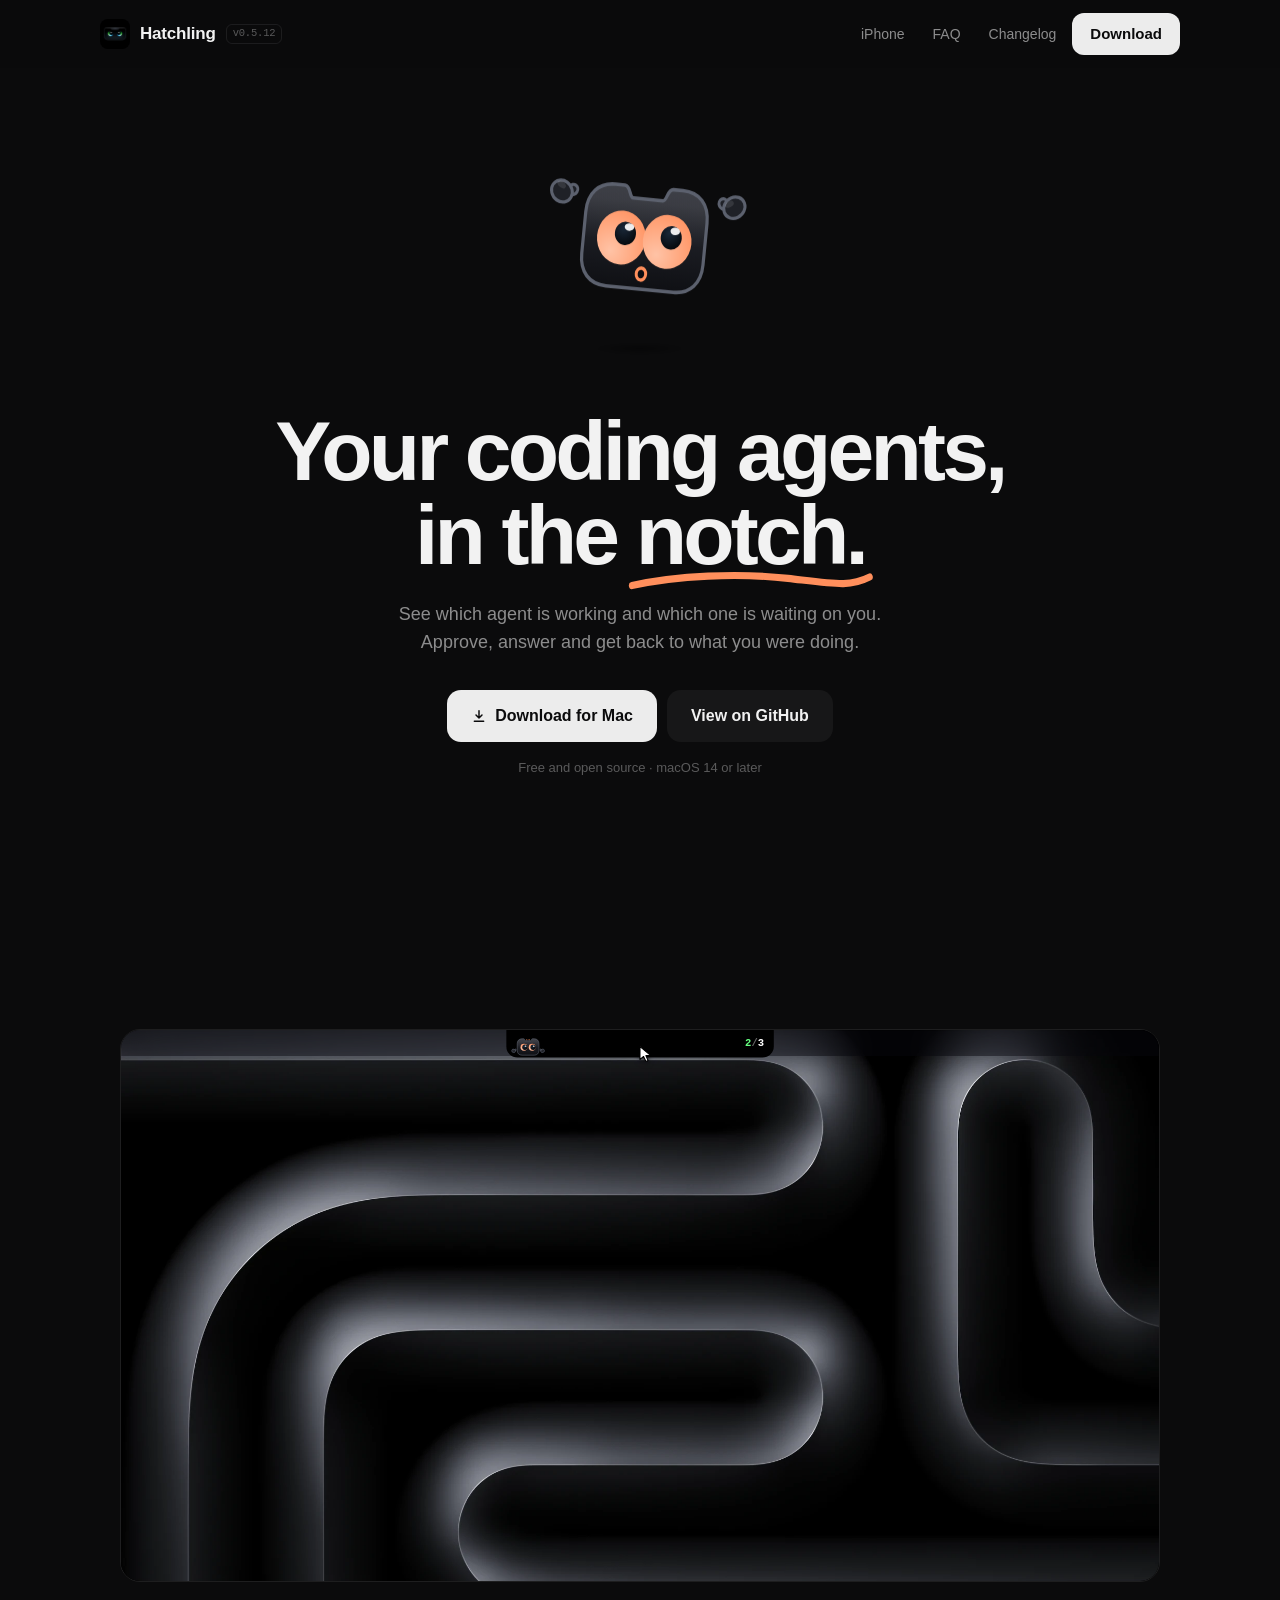
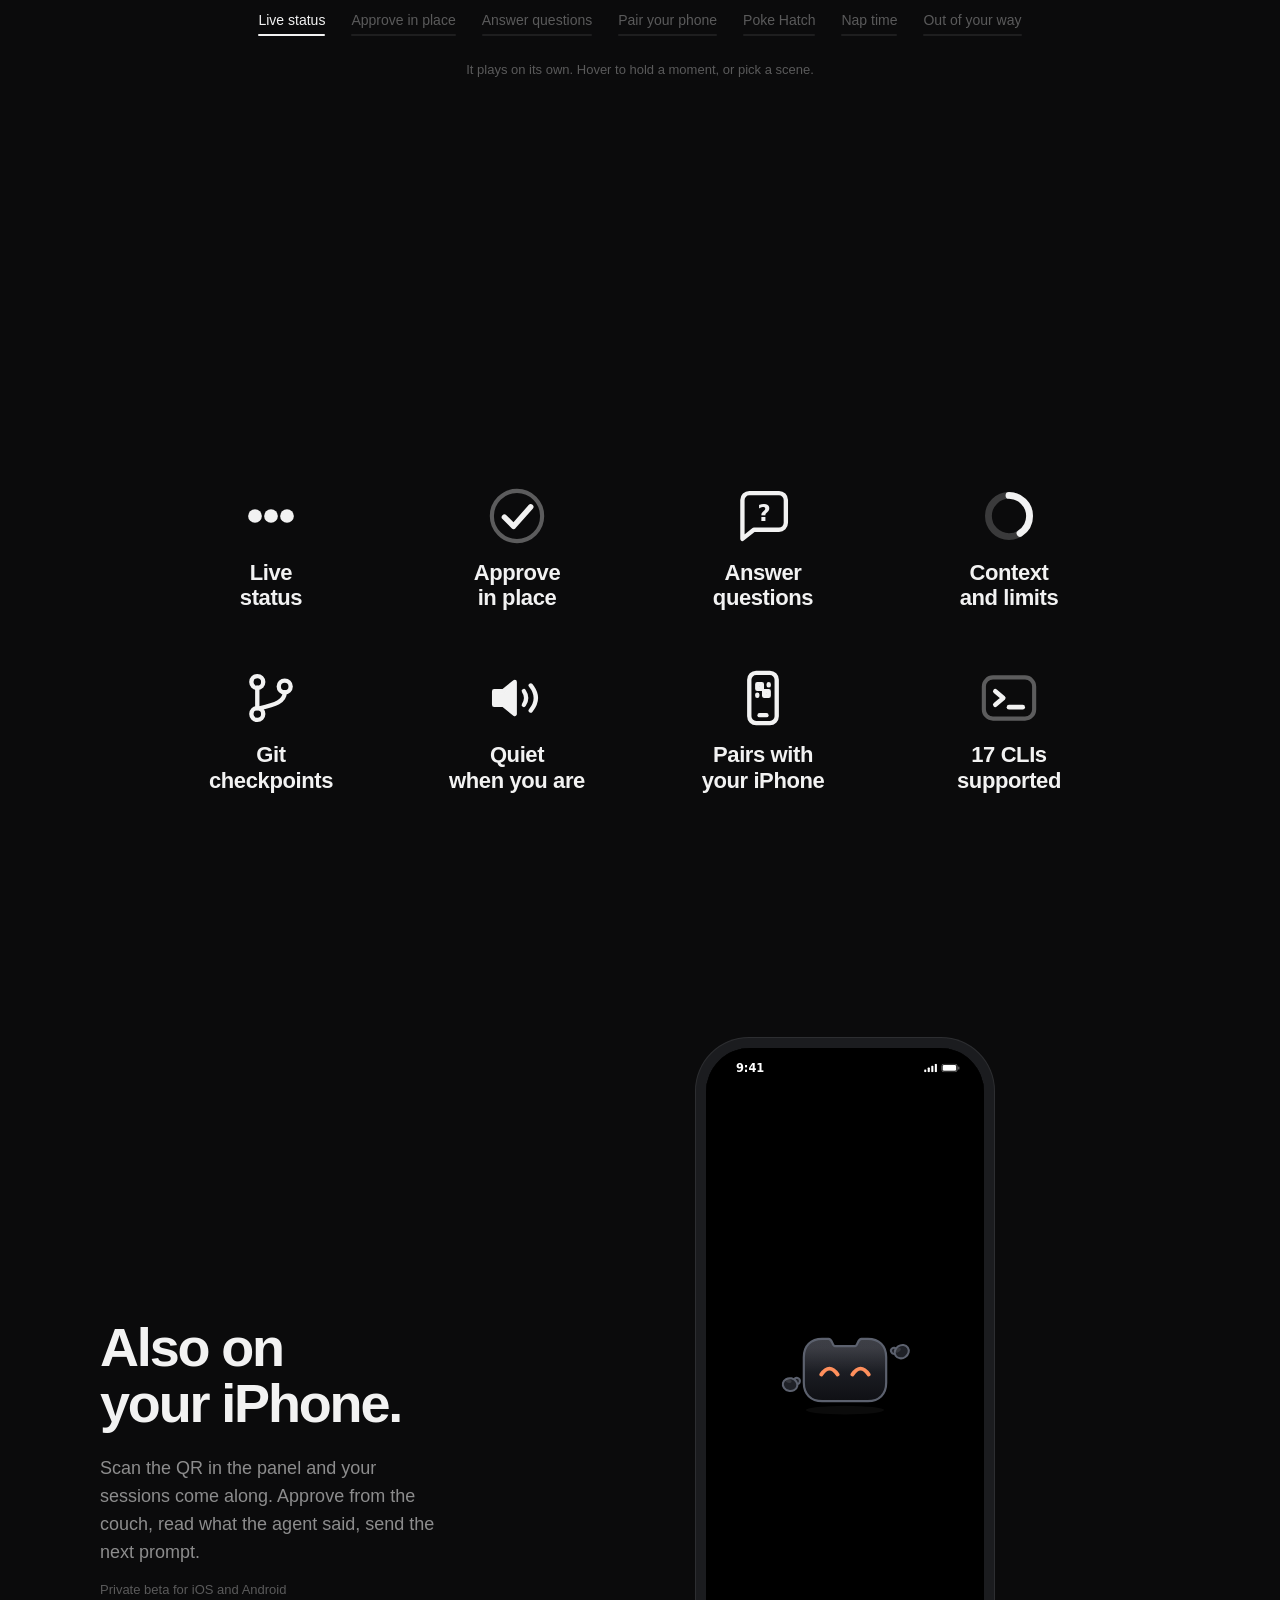
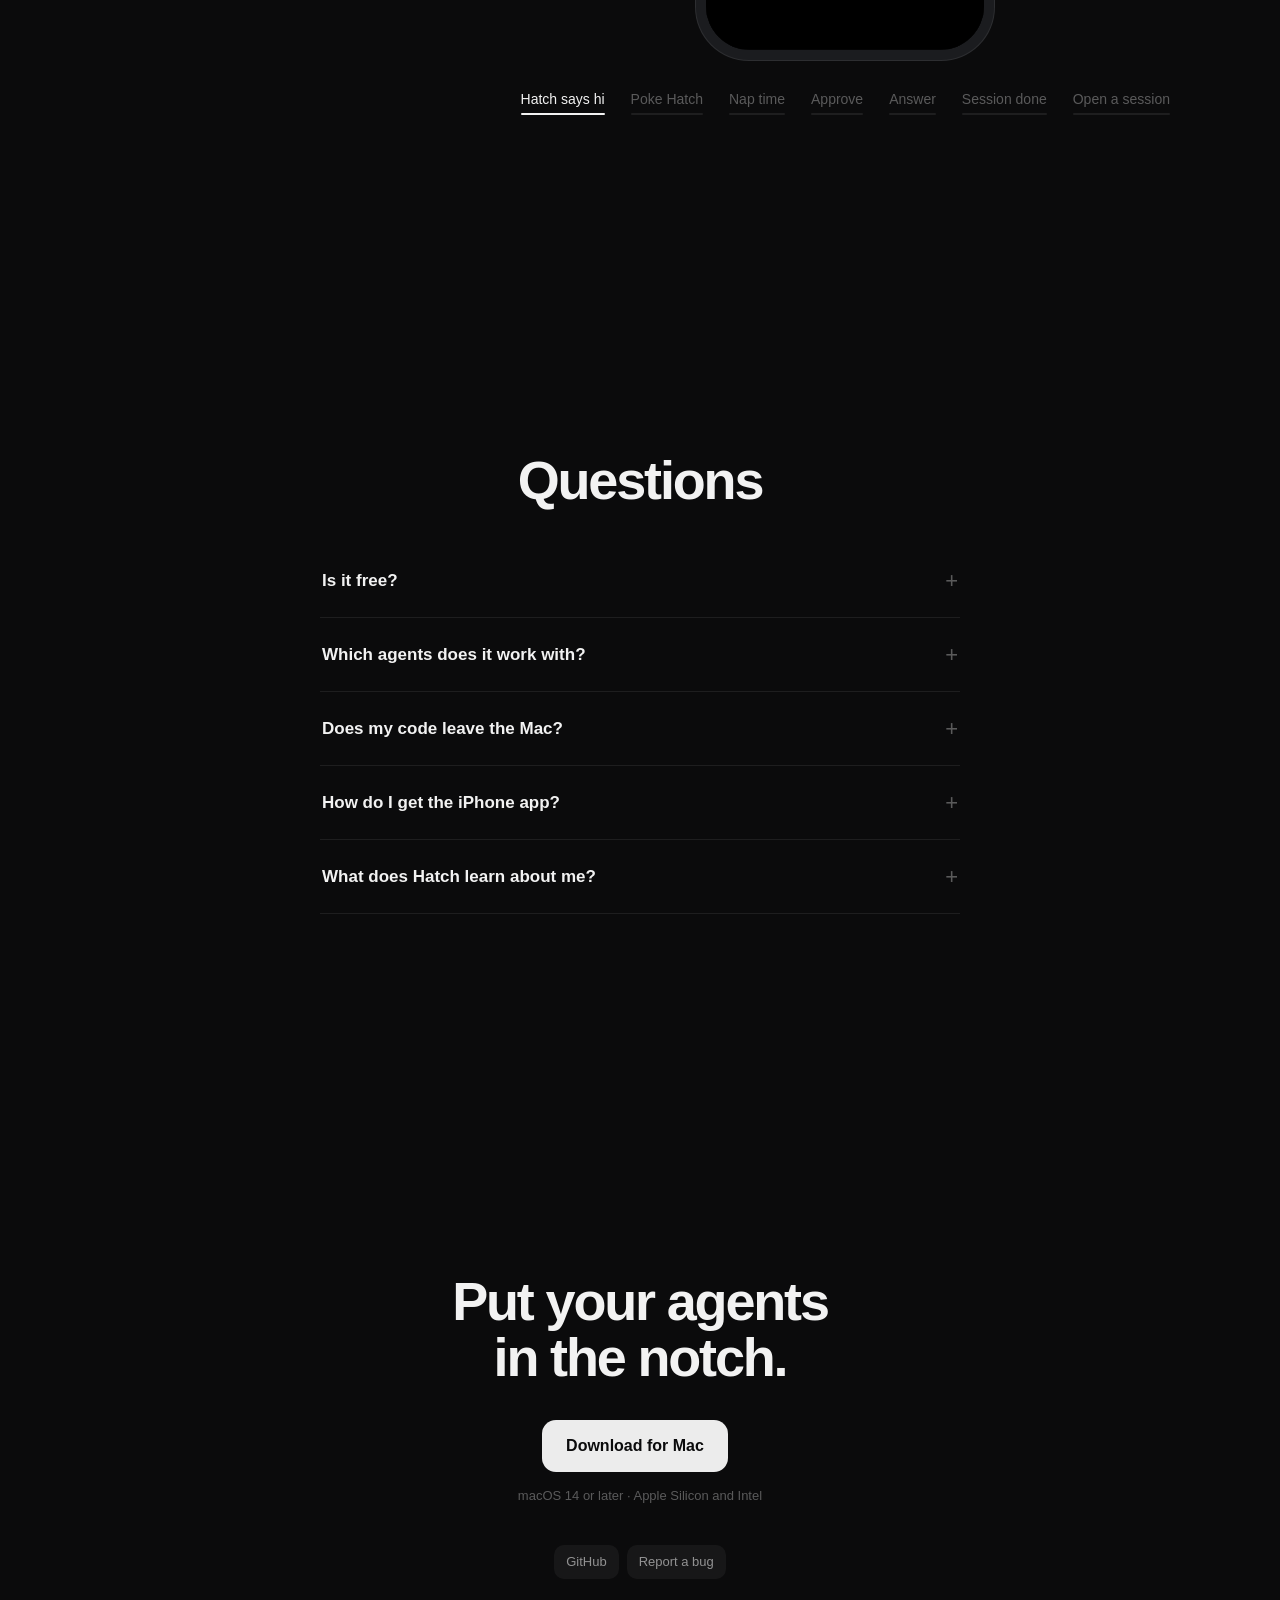
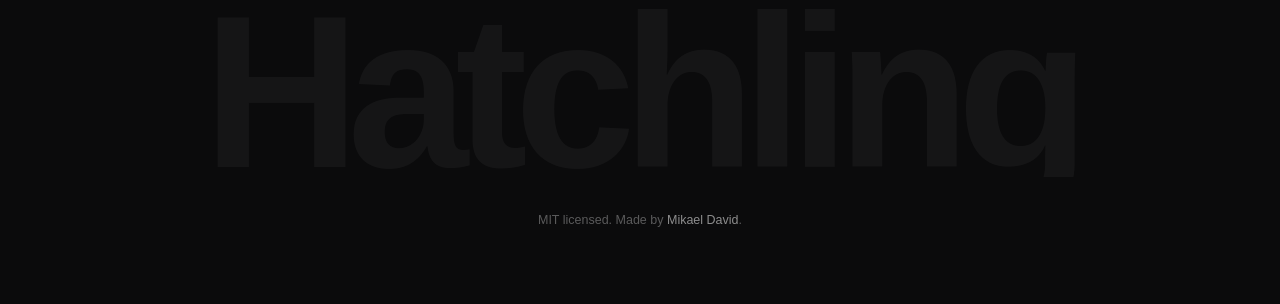
<file: landing/index.html>
<!doctype html>
<html lang="en">
<head>
<meta charset="utf-8">
<meta name="viewport" content="width=device-width, initial-scale=1">
<title>Hatchling: your coding agents, in the notch</title>
<meta name="description" content="A free Mac app that puts Claude Code, Codex and 15 other coding CLIs in your notch. See who is working, approve what they ask, answer their questions. Now with an iPhone companion.">
<link rel="canonical" href="https://hatchling.mikaeldavid.dev/">
<meta property="og:type" content="website">
<meta property="og:site_name" content="Hatchling">
<meta property="og:url" content="https://hatchling.mikaeldavid.dev/">
<meta property="og:title" content="Hatchling: your coding agents, in the notch">
<meta property="og:description" content="Claude Code, Codex and 15 more, right in your Mac's notch. See who is working, approve what they ask, answer their questions. Free and open source.">
<meta property="og:image" content="https://hatchling.mikaeldavid.dev/og.png">
<meta property="og:image:type" content="image/png">
<meta property="og:image:width" content="1200">
<meta property="og:image:height" content="630">
<meta property="og:image:alt" content="Hatch, the Hatchling mascot, next to the line: Your coding agents, in the notch.">
<meta property="og:locale" content="en_US">
<meta name="twitter:card" content="summary_large_image">
<meta name="twitter:title" content="Hatchling: your coding agents, in the notch">
<meta name="twitter:description" content="Claude Code, Codex and 15 more, right in your Mac's notch. Free and open source.">
<meta name="twitter:image" content="https://hatchling.mikaeldavid.dev/og.png">
<meta name="twitter:image:alt" content="Hatch, the Hatchling mascot, next to the line: Your coding agents, in the notch.">
<meta name="theme-color" content="#0b0b0c">
<link rel="icon" href="icon.png">
<link rel="apple-touch-icon" href="icon.png">
<style>
  :root{
    --bg:#0b0b0c;
    --ink:#f2f2f2;
    --muted:rgba(242,242,242,.56);
    --faint:rgba(242,242,242,.34);
    --line:rgba(255,255,255,.08);
    --raised:rgba(255,255,255,.05);
    --primary:#ececec;
    --hatch:#ff8f5c;
    --stroke:var(--line);--stroke-strong:rgba(255,255,255,.16);--dimmer:var(--faint);
    --sans:-apple-system,BlinkMacSystemFont,"SF Pro Display","SF Pro Text","Helvetica Neue",Arial,sans-serif;
    --mono:ui-monospace,"SF Mono",Menlo,monospace;
  }
  *{box-sizing:border-box}
  html{scroll-behavior:smooth}
  body{margin:0;background:var(--bg);color:var(--ink);font-family:var(--sans);-webkit-font-smoothing:antialiased;line-height:1.5;overflow-x:hidden}
  a{color:inherit;text-decoration:none}
  .wrap{max-width:1120px;margin:0 auto;padding:0 20px}

  header{position:sticky;top:0;z-index:50;background:rgba(11,11,12,.8);backdrop-filter:blur(16px);-webkit-backdrop-filter:blur(16px)}
  .nav{display:flex;align-items:center;justify-content:space-between;height:68px}
  .brand{display:flex;align-items:center;gap:10px;font-weight:700;font-size:17px;letter-spacing:-.2px}
  .brand img{width:30px;height:30px;border-radius:8px}
  .ver{font-family:var(--mono);font-size:10.5px;font-weight:500;color:var(--faint);padding:1px 6px;border-radius:6px;border:1px solid var(--line)}
  .links{display:flex;align-items:center;gap:4px}
  .links a.txt{padding:8px 12px;border-radius:9px;font-size:14px;font-weight:500;color:var(--muted);transition:color .15s,background .15s}
  .links a.txt:hover{color:var(--ink);background:var(--raised)}

  .btn{display:inline-flex;align-items:center;gap:8px;height:42px;padding:0 18px;border-radius:12px;font-size:15px;font-weight:600;transition:transform .12s,background .15s}
  .btn:active{transform:scale(.97)}
  .btn-primary{background:var(--primary);color:#0b0b0c}
  .btn-primary:hover{background:#fff}
  .btn-quiet{background:var(--raised);color:var(--ink)}
  .btn-quiet:hover{background:rgba(255,255,255,.09)}
  .btn-lg{height:52px;padding:0 24px;font-size:16px;border-radius:14px}
  .btn svg{width:16px;height:16px}

  .hero{text-align:center;display:flex;flex-direction:column;align-items:center}
  h1{margin:0;font-size:clamp(38px,8vw,84px);line-height:1;font-weight:700;letter-spacing:-.045em}
  .inline-hatch{display:inline-block;width:.9em;height:.9em;vertical-align:-.08em;margin:0 .04em}
  .sub{margin:24px auto 0;max-width:520px;font-size:18px;line-height:1.55;color:var(--muted)}
  .cta{display:flex;gap:10px;justify-content:center;flex-wrap:wrap;margin-top:34px}
  .meta{margin-top:16px;font-size:13px;color:var(--faint)}

  .demo{position:relative;max-width:1080px;margin:0 auto;padding:0 20px}
  .demo .sim-mac-stage{border-radius:20px;border:1px solid var(--line)}
  .hint{margin-top:16px;text-align:center;font-size:13px;color:var(--faint)}

  .features{display:grid;grid-template-columns:repeat(4,1fr);gap:56px 24px;max-width:960px;margin:40px auto 0;width:100%}
  .feat{display:flex;flex-direction:column;align-items:center;text-align:center;gap:12px}
  .feat svg{width:34px;height:34px;color:var(--ink)}
  .feat b{font-size:17px;line-height:1.2;font-weight:650;letter-spacing:-.2px}

  .phone{text-align:center}
  h2{margin:0;font-size:clamp(34px,5vw,54px);line-height:1.04;font-weight:700;letter-spacing:-.04em}
  .phone .sub{max-width:460px}
  .phone-sim{width:min(300px,78vw,calc((100svh - 220px) * .462 + 20px));margin:40px auto 0;padding:10px;border-radius:54px;background:#1b1c1f;border:1px solid var(--line)}
  .phone-sim .sim-phone-stage{border-radius:44px}
  .beta{margin-top:14px;font-size:13px;color:var(--faint)}

  .faq{max-width:680px;margin:0 auto}
  .faq h2{text-align:center;margin-bottom:36px}
  details{border-bottom:1px solid var(--line)}
  summary{list-style:none;cursor:pointer;display:flex;justify-content:space-between;align-items:center;gap:16px;padding:20px 2px;font-size:17px;font-weight:600}
  summary::-webkit-details-marker{display:none}
  summary::after{content:"+";font-weight:400;font-size:22px;color:var(--faint);transition:transform .2s}
  details[open] summary::after{transform:rotate(45deg)}
  details p{margin:0 2px 20px;color:var(--muted);font-size:15.5px;line-height:1.6}
  details code{font-family:var(--mono);font-size:13.5px;color:var(--ink)}

  .end{text-align:center}
  .end .meta{margin-top:14px}
  .social{display:flex;justify-content:center;gap:8px;margin-top:40px}
  .social a{height:34px;padding:0 12px;border-radius:10px;background:var(--raised);display:flex;align-items:center;font-size:13px;font-weight:500;color:var(--muted);transition:color .15s}
  .social a:hover{color:var(--ink)}
  .wordmark{margin-top:28px;text-align:center;font-weight:800;letter-spacing:-.06em;line-height:.78;font-size:clamp(84px,17vw,220px);color:rgba(255,255,255,.045);user-select:none;overflow:hidden}
  .credit{text-align:center;font-size:12.5px;color:var(--faint);padding:22px 0 34px}
  .credit a{color:var(--muted)}


  /* o Hatch que acompanha a rolagem */
  .perch{flex-shrink:0;pointer-events:none}
  .buddy{position:fixed;left:0;top:0;z-index:40;width:var(--s,120px);height:var(--s,120px);cursor:pointer;will-change:transform;-webkit-tap-highlight-color:transparent}
  .buddy-body{position:relative;width:100%;height:100%;transform-origin:50% 84%}
  .buddy-shadow{position:absolute;left:24%;width:52%;bottom:9%;height:7%;border-radius:50%;background:radial-gradient(closest-side,rgba(0,0,0,.75),transparent);transform-origin:center}
  .buddy-say{position:absolute;left:calc(100% + 6px);top:18%;width:max-content;max-width:240px;padding:8px 12px;border-radius:12px;background:#1c1c1e;border:1px solid rgba(255,255,255,.09);
    font-size:13.5px;font-weight:500;line-height:18px;color:rgba(255,255,255,.92);opacity:0;transform:scale(.92);transform-origin:0 50%;transition:opacity .18s,transform .3s cubic-bezier(.34,1.3,.64,1);pointer-events:none}
  .buddy.left-say .buddy-say{left:auto;right:calc(100% + 6px);transform-origin:100% 50%}
  .buddy.talking .buddy-say{opacity:1;transform:none}
  .look{transition:transform .35s cubic-bezier(.3,.8,.3,1)}
  /* piscada no clique e a bolha de pensamento "click!" */
  .buddy-body.blinknow .hatch .eyes{animation:blinkq .26s ease-in-out}
  @keyframes blinkq{50%{transform:scaleY(.08)}}
  .buddy-think{position:absolute;left:62%;bottom:86%;pointer-events:none;opacity:0;transform:scale(.6);transform-origin:0 100%;transition:opacity .15s,transform .35s cubic-bezier(.34,1.5,.64,1)}
  .buddy-think.on{opacity:1;transform:none}
  .buddy-think .t-box{position:absolute;left:22px;bottom:22px;padding:7px 12px;border-radius:14px;background:#1c1c1e;border:1px solid rgba(255,255,255,.1);font-size:14px;font-weight:600;color:rgba(255,255,255,.92);white-space:nowrap}
  .buddy-think .t-dot{position:absolute;border-radius:50%;background:#1c1c1e;border:1px solid rgba(255,255,255,.1)}
  .buddy-think .t1{left:12px;bottom:10px;width:10px;height:10px}
  .buddy-think .t2{left:4px;bottom:0;width:6px;height:6px}
  /* parado, ele flutua de leve; o pulo e o agachar desligam isso */
  .buddy.idle .buddy-body > svg{animation:bob 3.4s ease-in-out infinite}
  @keyframes bob{50%{transform:translateY(-3.5%)}}
  .buddy.idle .buddy-shadow{animation:shadowbob 3.4s ease-in-out infinite}
  @keyframes shadowbob{50%{transform:scale(.86);opacity:.38}}

  /* risco feito à mão embaixo de "notch" */
  .mark{position:relative;white-space:nowrap}
  .mark svg{position:absolute;left:-4%;bottom:-.16em;width:108%;height:.34em;overflow:visible}
  .mark path{fill:none;stroke:var(--hatch);stroke-width:5;stroke-linecap:round;stroke-dasharray:420;stroke-dashoffset:420;animation:draw 1.1s .5s cubic-bezier(.6,.1,.3,1) forwards}
  @keyframes draw{to{stroke-dashoffset:0}}

  /* ícones dos recursos: cada um mexe de um jeito no hover */
  .feat svg,.feat .feat-hatch{width:64px;height:64px;color:var(--ink);overflow:visible}
  .feat b{font-size:22px;line-height:1.15;font-weight:700;letter-spacing:-.4px}
  .feat *{transition:transform .35s cubic-bezier(.34,1.4,.64,1),opacity .25s,stroke-dashoffset .5s ease}
  .feat .dot{transform-box:fill-box;transform-origin:center}
  .feat:hover .dot{animation:wave .7s ease-in-out}
  .feat:hover .dot:nth-child(2){animation-delay:.08s}
  .feat:hover .dot:nth-child(3){animation-delay:.16s}
  @keyframes wave{40%{transform:translateY(-5px)}}
  .feat .check{stroke-dasharray:26;stroke-dashoffset:0}
  .feat:hover .check{animation:recheck .55s ease}
  @keyframes recheck{0%{stroke-dashoffset:26}100%{stroke-dashoffset:0}}
  .feat:hover .tilt{transform:rotate(-7deg) translateY(-1px)}
  .feat .q{transform-box:fill-box;transform-origin:center}
  .feat:hover .q{transform:scale(1.25)}
  .feat .arc{stroke-dasharray:57;stroke-dashoffset:34}
  .feat:hover .arc{stroke-dashoffset:9}
  .feat .node{transform-box:fill-box;transform-origin:center}
  .feat:hover .node{transform:scale(1.35)}
  .feat .branch{stroke-dasharray:22;stroke-dashoffset:0}
  .feat:hover .branch{animation:recheck .6s ease}
  .feat:hover .waves{opacity:0;transform:translateX(3px)}
  .feat .mute{opacity:0;transform:scale(.6);transform-box:fill-box;transform-origin:center}
  .feat:hover .mute{opacity:1;transform:none}
  .feat:hover .chev{transform:translateX(3px)}
  .feat .caret{animation:none}
  .feat:hover .caret{animation:blinkc .8s steps(1) infinite}
  @keyframes blinkc{50%{opacity:0}}

  /* botão oficial do Buy Me a Coffee, alinhado com o botão de download */
  .bmc-slot{display:inline-flex;align-items:center}
  .bmc-slot img{height:52px!important;width:auto!important;box-shadow:none!important;margin:0!important}
  .bmc-slot a{display:inline-flex!important;align-items:center;border-radius:14px!important;overflow:hidden;border:1px solid var(--line)!important;transition:transform .15s!important}
  .bmc-slot a:hover{transform:translateY(-1px)}


  /* rolagem por seções: no computador a página sempre para numa seção; no celular, onde
     uma seção pode passar da altura da tela, só puxa quando você para perto de uma */
  html{scroll-snap-type:y proximity;scroll-padding-top:68px}
  @media (min-width:761px) and (min-height:640px){html{scroll-snap-type:y mandatory}}
  .snap{scroll-snap-align:start;min-height:calc(100svh - 68px);display:flex;flex-direction:column;justify-content:center;box-sizing:border-box;padding-top:28px;padding-bottom:28px}
  .demo-sec{padding-top:clamp(110px,13vh,150px)}
  .demo-sec .demo{width:100%;max-width:min(1080px,calc((100svh - 330px) * 1.882 + 40px))}
  .phone-grid{display:grid;grid-template-columns:1fr auto;gap:64px;align-items:center;text-align:left}
  .phone-grid .sub{margin-left:0}
  .phone-grid .phone-sim{margin:0}
  .phone-col{display:flex;flex-direction:column;align-items:center}
  .end-sec{justify-content:space-between}
  .end-sec .end{margin-top:auto;padding-top:20px}
  .end-sec footer{margin-top:auto}

  @media (max-width:760px){
    .buddy-say,.buddy.left-say .buddy-say{left:50%;right:auto;top:auto;bottom:calc(100% + 4px);translate:-50% 0;transform-origin:50% 100%;max-width:min(240px,78vw);text-align:center}
    .features{grid-template-columns:repeat(2,1fr)}
    .links a.hide{display:none}
    .hero{padding-top:28px}
    .phone-grid{grid-template-columns:1fr;gap:28px;text-align:center}
    .phone-grid .sub{margin-left:auto}
    .phone-grid .perch{margin-left:auto!important;margin-right:auto!important}
  }
  @media (prefers-reduced-motion:reduce){html{scroll-behavior:auto}}
</style>
<link rel="stylesheet" href="sim.css?v=10">
</head>
<body>

<header>
  <div class="wrap nav">
    <a class="brand" href="#top"><img src="icon.png" alt="">Hatchling <span class="ver">v0.5.12</span></a>
    <nav class="links">
      <a class="txt hide" href="#iphone">iPhone</a>
      <a class="txt hide" href="#faq">FAQ</a>
      <a class="txt hide" href="https://github.com/MikaelDDavidd/hatchling/releases">Changelog</a>
      <a class="btn btn-primary" href="https://github.com/MikaelDDavidd/hatchling/releases/latest/download/Hatchling.dmg">Download</a>
    </nav>
  </div>
</header>

<main id="top">
  <section class="wrap hero snap">
    <div class="perch" data-mood="idle" data-say="Hi, I’m Hatch. I live in your notch." style="width:clamp(160px,17vw,220px);aspect-ratio:1;margin-bottom:14px"></div>
    <h1>Your coding agents,<br>in the <span class="mark">notch.<svg viewBox="0 0 200 20" preserveAspectRatio="none" aria-hidden="true"><path d="M4 13 C40 6, 90 4, 130 8 S 180 14, 196 7"/></svg></span></h1>
    <p class="sub">See which agent is working and which one is waiting on you. Approve, answer and get back to what you were doing.</p>
    <div class="cta">
      <a class="btn btn-primary btn-lg" href="https://github.com/MikaelDDavidd/hatchling/releases/latest/download/Hatchling.dmg">
        <svg viewBox="0 0 24 24" fill="none" stroke="currentColor" stroke-width="2.2" stroke-linecap="round" stroke-linejoin="round"><path d="M12 4v11m0 0 4.5-4.5M12 15l-4.5-4.5M5 20h14"/></svg>Download for Mac</a>
      <a class="btn btn-quiet btn-lg" href="https://github.com/MikaelDDavidd/hatchling">View on GitHub</a>
    </div>
    <p class="meta">Free and open source · macOS 14 or later</p>
  </section>

  <section class="snap demo-sec" aria-label="Demo">
  <div class="demo">
    <div class="perch" data-mood="working" data-say="This is where I work. Watch." style="position:absolute;right:56px;top:calc(-1 * clamp(96px,10vw,132px) + 18px);width:clamp(96px,10vw,132px);aspect-ratio:1"></div>
    <div class="sim-stage sim-mac-stage" id="sim-mac" role="img" aria-label="Hatchling in the Mac notch: sessions working, a permission approved in place, a question answered, and a phone paired with a QR"></div>
    <div class="scenes" id="sim-mac-scenes" aria-label="Scenes"></div>
    <p class="hint">It plays on its own. Hover to hold a moment, or pick a scene.</p>
  </div>
  </section>

  <section class="wrap snap" aria-label="Features">
    <div class="perch" data-mood="thinking" data-say="Here's what I keep an eye on." style="width:clamp(110px,11vw,150px);aspect-ratio:1;margin:0 auto"></div>
    <div class="features">
      <div class="feat"><svg viewBox="0 0 28 28" fill="currentColor"><circle class="dot" cx="7" cy="14" r="3"/><circle class="dot" cx="14" cy="14" r="3"/><circle class="dot" cx="21" cy="14" r="3"/></svg><b>Live<br>status</b></div>
      <div class="feat"><svg viewBox="0 0 28 28" fill="none" stroke="currentColor" stroke-width="2.4" stroke-linecap="round" stroke-linejoin="round"><circle cx="14" cy="14" r="11" stroke-width="1.8" opacity=".35"/><path class="check" d="M8.5 14.5 12.5 18.5 20 10"/></svg><b>Approve<br>in place</b></div>
      <div class="feat"><svg viewBox="0 0 28 28" fill="none" stroke="currentColor" stroke-width="1.9" stroke-linecap="round" stroke-linejoin="round"><g class="tilt"><path d="M24 17a3 3 0 0 1-3 3H10l-5 4V7a3 3 0 0 1 3-3h13a3 3 0 0 1 3 3z"/><text class="q" x="14.5" y="16" text-anchor="middle" font-size="10" font-weight="700" fill="currentColor" stroke="none" font-family="-apple-system,system-ui">?</text></g></svg><b>Answer<br>questions</b></div>
      <div class="feat"><svg viewBox="0 0 28 28" fill="none" stroke="currentColor" stroke-width="3" stroke-linecap="round"><circle cx="14" cy="14" r="9" opacity=".2"/><circle class="arc" cx="14" cy="14" r="9" transform="rotate(-90 14 14)"/></svg><b>Context<br>and limits</b></div>
      <div class="feat"><svg viewBox="0 0 28 28" fill="none" stroke="currentColor" stroke-width="1.9" stroke-linecap="round" stroke-linejoin="round"><path d="M8 9.5v9"/><path class="branch" d="M20 11.5c0 4-4 5.5-11 7"/><circle class="node" cx="8" cy="7" r="2.6"/><circle class="node" cx="8" cy="21" r="2.6"/><circle class="node" cx="20" cy="9" r="2.6"/></svg><b>Git<br>checkpoints</b></div>
      <div class="feat"><svg viewBox="0 0 28 28" fill="none" stroke="currentColor" stroke-width="1.9" stroke-linecap="round" stroke-linejoin="round"><path d="M13 7 8 11H4v6h4l5 4V7Z" fill="currentColor"/><g class="waves"><path d="M17 11q2 3 0 6"/><path d="M20 8.5q4.5 5.5 0 11"/></g><path class="mute" d="M18 11l6 6m0-6-6 6"/></svg><b>Quiet<br>when you are</b></div>
      <div class="feat"><svg viewBox="0 0 28 28" fill="none" stroke="currentColor" stroke-width="1.9" stroke-linecap="round" stroke-linejoin="round"><g class="tilt"><rect x="8" y="3" width="12" height="22" rx="3"/><path d="M12.5 21.5h3"/><g class="q"><path d="M11.5 8h2v2h-2zM14.5 11h2v2h-2zM11.5 12.5v.5M16.5 8v.5"/></g></g></svg><b>Pairs with<br>your iPhone</b></div>
      <div class="feat"><svg viewBox="0 0 28 28" fill="none" stroke="currentColor" stroke-width="2" stroke-linecap="round" stroke-linejoin="round"><rect x="3" y="5" width="22" height="18" rx="4" stroke-width="1.8" opacity=".35"/><path class="chev" d="M8 11l3.5 3L8 17"/><path class="caret" d="M14 18h6"/></svg><b>17 CLIs<br>supported</b></div>
    </div>
  </section>

  <section class="wrap phone snap" id="iphone">
    <div class="phone-grid">
      <div>
        <div class="perch" data-mood="wave" data-say="I come along on your phone too." style="width:clamp(120px,12vw,160px);aspect-ratio:1;margin:0 0 18px"></div>
        <h2>Also on<br>your iPhone.</h2>
        <p class="sub">Scan the QR in the panel and your sessions come along. Approve from the couch, read what the agent said, send the next prompt.</p>
        <p class="beta">Private beta for iOS and Android</p>
      </div>
      <div class="phone-col">
        <div class="phone-sim">
          <div class="sim-stage sim-phone-stage" id="sim-phone" role="img" aria-label="Hatchling on iPhone: Hatch says hi, a permission gets approved, a question answered, a session finishes, and one opens"></div>
        </div>
        <div class="scenes" id="sim-phone-scenes" aria-label="Scenes"></div>
      </div>
    </div>
  </section>

  <section class="wrap faq snap" id="faq">
    <div class="perch" data-mood="question" data-say="Ask away." style="width:clamp(100px,10vw,130px);aspect-ratio:1;margin:0 auto 14px"></div>
    <h2>Questions</h2>
    <details><summary>Is it free?</summary><p>Yes. Hatchling is open source under the MIT license, and the Mac app updates itself when a new version comes out.</p></details>
    <details><summary>Which agents does it work with?</summary><p>Claude Code, Codex, Gemini, Cursor, Copilot, Qoder, Factory, CodeBuddy, OpenCode, Trae, Qwen Code, Droid and a few more. On first launch it adds its hooks to every CLI it finds.</p></details>
    <details><summary>Does my code leave the Mac?</summary><p>No. Hatchling reads your sessions locally. The phone link is optional: when you turn it on, session state goes through a relay to your paired phones, and nothing listens for incoming connections on your Mac.</p></details>
    <details><summary>How do I get the iPhone app?</summary><p>It is in private beta. Open an issue on GitHub and ask for an invite.</p></details>
    <details><summary>What does Hatch learn about me?</summary><p>Things you mention while you work, like your stack or your team, so it has something to talk about. It all stays in one file on your Mac that you can read, edit or wipe in Settings.</p></details>
  </section>

  <section class="snap end-sec">
  <div class="wrap end">
    <div class="perch" data-mood="excited" data-say="See you in the notch." style="width:clamp(140px,14vw,190px);aspect-ratio:1;margin:0 auto 18px"></div>
    <h2>Put your agents<br>in the notch.</h2>
    <div class="cta">
      <a class="btn btn-primary btn-lg" href="https://github.com/MikaelDDavidd/hatchling/releases/latest/download/Hatchling.dmg">Download for Mac</a>
      <span class="bmc-slot">
        <script type="text/javascript" src="https://cdnjs.buymeacoffee.com/1.0.0/button.prod.min.js" data-name="bmc-button" data-slug="mikaeldavid" data-color="#1b1d1f" data-emoji="" data-font="Cookie" data-text="Buy me a coffee" data-outline-color="#ffffff" data-font-color="#ffffff" data-coffee-color="#FFDD00"></script>
      </span>
    </div>
    <p class="meta">macOS 14 or later · Apple Silicon and Intel</p>
    <div class="social">
      <a href="https://github.com/MikaelDDavidd/hatchling">GitHub</a>
      <a href="https://github.com/MikaelDDavidd/hatchling/issues">Report a bug</a>
    </div>
  </div>
  <footer>
    <div class="wordmark" aria-hidden="true">Hatchling</div>
    <p class="credit">MIT licensed. Made by <a href="https://github.com/MikaelDDavidd">Mikael David</a>.</p>
  </footer>
  </section>
</main>

<script src="sim.js?v=10" defer></script>
<script src="buddy.js?v=13" defer></script>

</body>
</html>
</file>
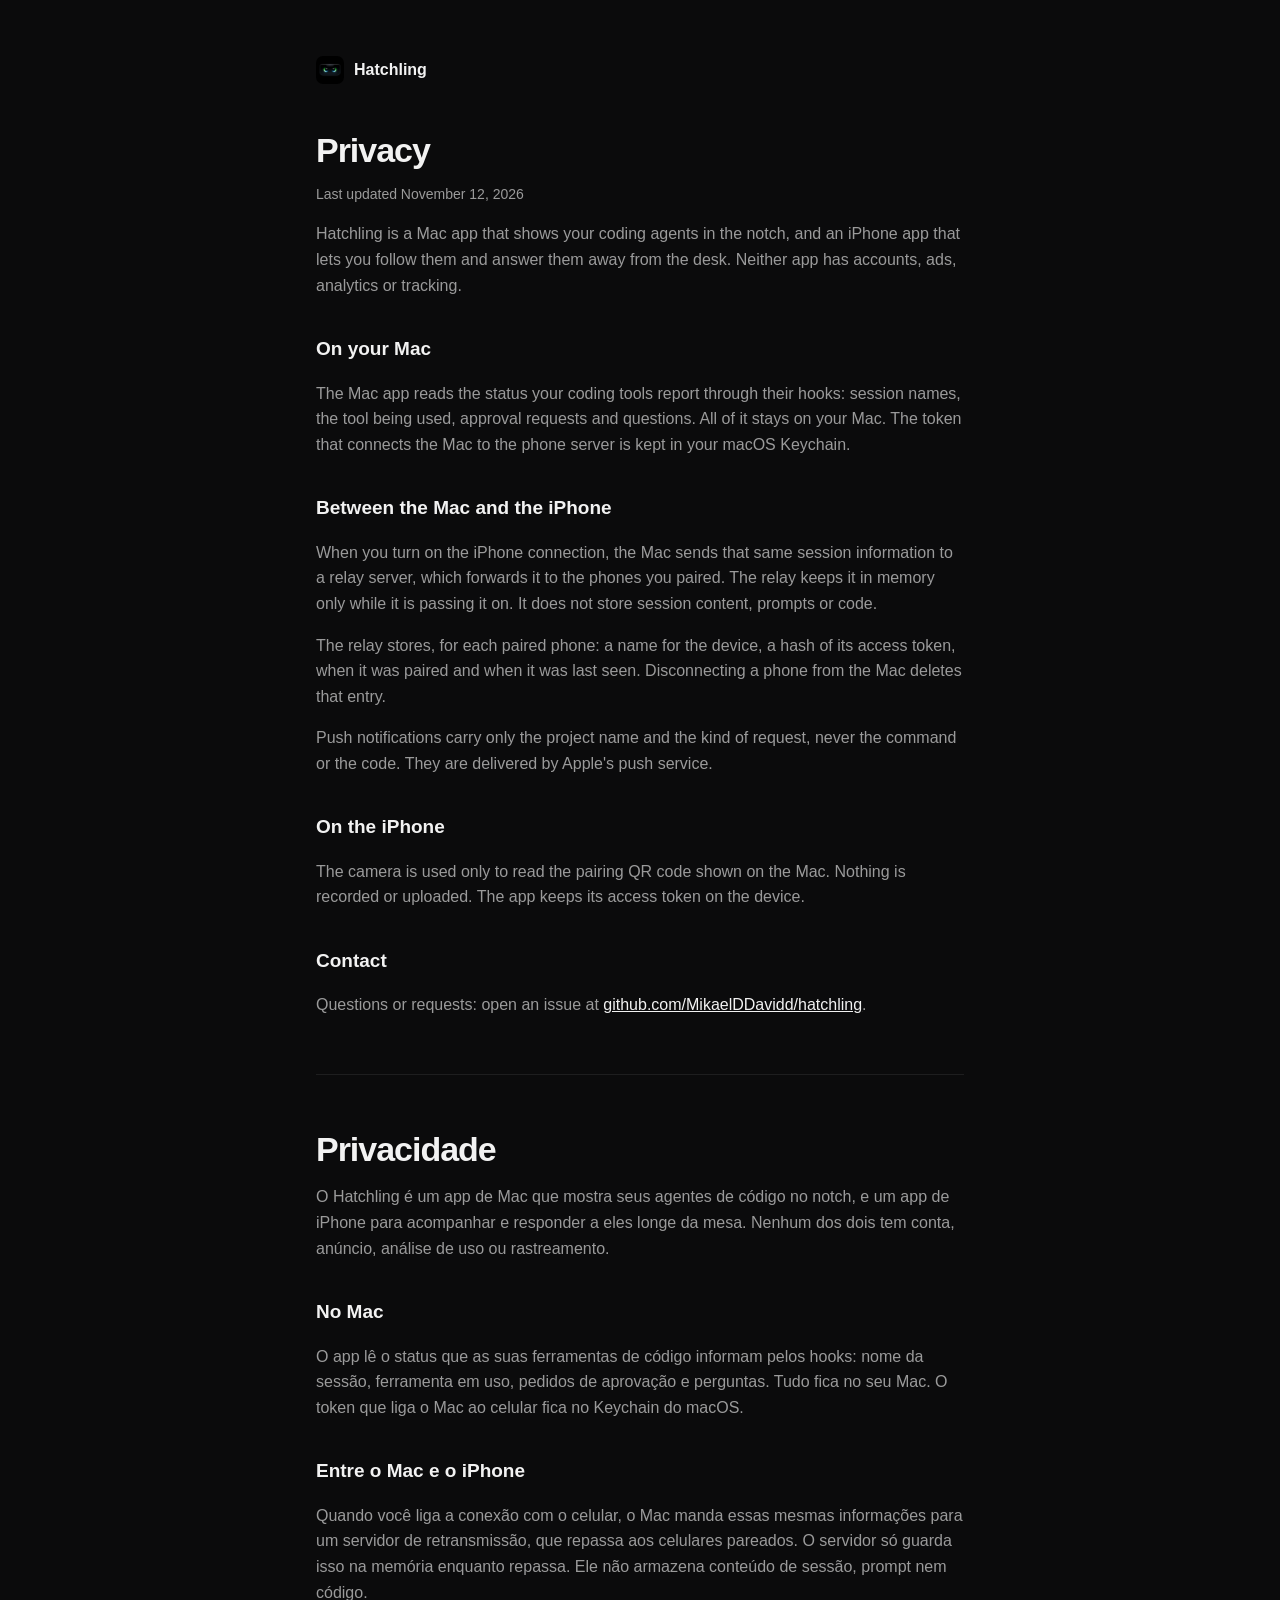
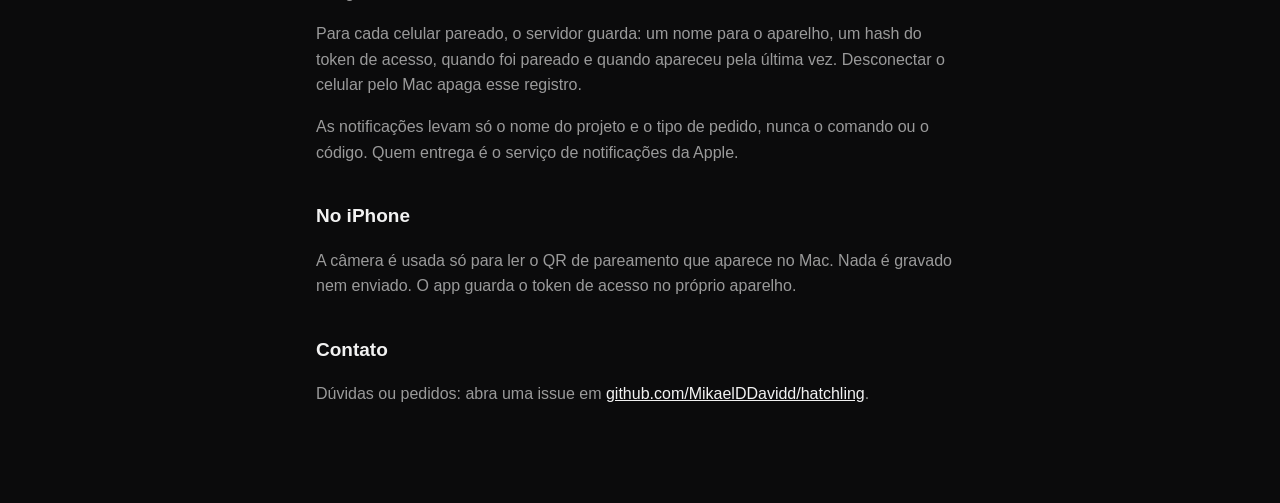
<file: landing/privacy.html>
<!doctype html>
<html lang="en">
<head>
<meta charset="utf-8">
<meta name="viewport" content="width=device-width, initial-scale=1">
<title>Hatchling Privacy</title>
<meta name="description" content="What the Hatchling Mac app and its iPhone companion collect, and what they do not.">
<link rel="canonical" href="https://hatchling.mikaeldavid.dev/privacy">
<link rel="icon" href="icon.png">
<meta name="theme-color" content="#0b0b0c">
<style>
  :root{--bg:#0b0b0c;--ink:#f2f2f2;--muted:rgba(242,242,242,.62);--line:rgba(255,255,255,.08);--hatch:#ff8f5c;
    --sans:-apple-system,BlinkMacSystemFont,"SF Pro Text","Helvetica Neue",Arial,sans-serif}
  *{box-sizing:border-box}
  body{margin:0;background:var(--bg);color:var(--ink);font:16px/1.6 var(--sans);-webkit-font-smoothing:antialiased}
  main{max-width:680px;margin:0 auto;padding:56px 16px 80px}
  a{color:var(--ink)}
  .brand{display:inline-flex;align-items:center;gap:10px;font-weight:700;text-decoration:none}
  .brand img{width:28px;height:28px;border-radius:7px}
  h1{font-size:34px;letter-spacing:-.03em;line-height:1.1;margin:40px 0 6px}
  h2{font-size:19px;margin:36px 0 6px}
  p,li{color:var(--muted)}
  ul{padding-left:20px}
  .date{font-size:14px;color:var(--muted)}
  hr{border:0;border-top:1px solid var(--line);margin:56px 0}
</style>
</head>
<body>
<main>
  <a class="brand" href="/"><img src="icon.png" alt="">Hatchling</a>

  <h1>Privacy</h1>
  <p class="date">Last updated November 12, 2026</p>

  <p>Hatchling is a Mac app that shows your coding agents in the notch, and an iPhone app that lets you follow them and answer them away from the desk. Neither app has accounts, ads, analytics or tracking.</p>

  <h2>On your Mac</h2>
  <p>The Mac app reads the status your coding tools report through their hooks: session names, the tool being used, approval requests and questions. All of it stays on your Mac. The token that connects the Mac to the phone server is kept in your macOS Keychain.</p>

  <h2>Between the Mac and the iPhone</h2>
  <p>When you turn on the iPhone connection, the Mac sends that same session information to a relay server, which forwards it to the phones you paired. The relay keeps it in memory only while it is passing it on. It does not store session content, prompts or code.</p>
  <p>The relay stores, for each paired phone: a name for the device, a hash of its access token, when it was paired and when it was last seen. Disconnecting a phone from the Mac deletes that entry.</p>
  <p>Push notifications carry only the project name and the kind of request, never the command or the code. They are delivered by Apple's push service.</p>

  <h2>On the iPhone</h2>
  <p>The camera is used only to read the pairing QR code shown on the Mac. Nothing is recorded or uploaded. The app keeps its access token on the device.</p>

  <h2>Contact</h2>
  <p>Questions or requests: open an issue at <a href="https://github.com/MikaelDDavidd/hatchling/issues">github.com/MikaelDDavidd/hatchling</a>.</p>

  <hr>

  <h1 lang="pt-BR">Privacidade</h1>
  <div lang="pt-BR">
    <p>O Hatchling é um app de Mac que mostra seus agentes de código no notch, e um app de iPhone para acompanhar e responder a eles longe da mesa. Nenhum dos dois tem conta, anúncio, análise de uso ou rastreamento.</p>
    <h2>No Mac</h2>
    <p>O app lê o status que as suas ferramentas de código informam pelos hooks: nome da sessão, ferramenta em uso, pedidos de aprovação e perguntas. Tudo fica no seu Mac. O token que liga o Mac ao celular fica no Keychain do macOS.</p>
    <h2>Entre o Mac e o iPhone</h2>
    <p>Quando você liga a conexão com o celular, o Mac manda essas mesmas informações para um servidor de retransmissão, que repassa aos celulares pareados. O servidor só guarda isso na memória enquanto repassa. Ele não armazena conteúdo de sessão, prompt nem código.</p>
    <p>Para cada celular pareado, o servidor guarda: um nome para o aparelho, um hash do token de acesso, quando foi pareado e quando apareceu pela última vez. Desconectar o celular pelo Mac apaga esse registro.</p>
    <p>As notificações levam só o nome do projeto e o tipo de pedido, nunca o comando ou o código. Quem entrega é o serviço de notificações da Apple.</p>
    <h2>No iPhone</h2>
    <p>A câmera é usada só para ler o QR de pareamento que aparece no Mac. Nada é gravado nem enviado. O app guarda o token de acesso no próprio aparelho.</p>
    <h2>Contato</h2>
    <p>Dúvidas ou pedidos: abra uma issue em <a href="https://github.com/MikaelDDavidd/hatchling/issues">github.com/MikaelDDavidd/hatchling</a>.</p>
  </div>
</main>
</body>
</html>
</file>
<file: landing/sim.css>
/* Simulações do Mac e do iPhone na landing. Tudo em HTML, sem vídeo: cada cena é montada
   por sim.js e anima com transições CSS. Os dois desenhos são feitos num tamanho fixo
   (1280x800 e 390x844) e escalados pro espaço disponível. */

.sim-stage{position:relative;width:100%;overflow:hidden;contain:layout paint}
.sim-scaler{position:absolute;left:0;top:0;transform-origin:0 0}
.sim-mac-stage{aspect-ratio:1280/680;border-radius:0 0 17px 17px}
.sim-phone-stage{aspect-ratio:390/844;border-radius:44px;background:#000}

/* ---------- Mac ---------- */
.mac{position:relative;width:1280px;height:680px;overflow:hidden;font-family:-apple-system,BlinkMacSystemFont,"SF Pro Text",system-ui,sans-serif;color:#fff;
  background:#000 url("wallpaper.webp") center 30%/cover no-repeat}
.mac-menubar{position:absolute;left:0;right:0;top:0;height:32px;display:flex;align-items:center;justify-content:space-between;padding:0 18px;
  background:rgba(10,10,16,.38);backdrop-filter:blur(20px);-webkit-backdrop-filter:blur(20px);font-size:13px;font-weight:500;color:rgba(255,255,255,.88)}
.mac-menubar .l,.mac-menubar .r{display:flex;gap:20px;align-items:center}
.mac-menubar b{font-weight:700}

/* o notch fechado e o painel aberto são o mesmo bloco preto, que muda de tamanho */
.notch{position:absolute;left:50%;top:0;transform:translateX(-50%);background:#000;z-index:5;overflow:hidden;
  width:330px;height:34px;border-radius:0 0 14px 14px;
  transition:width .52s cubic-bezier(.34,1.2,.64,1),height .52s cubic-bezier(.34,1.2,.64,1),border-radius .45s ease}
.notch::before,.notch::after{content:"";position:absolute;top:0;width:12px;height:12px}
.notch.open{width:600px;height:var(--panel-h,560px);border-radius:0 0 30px 30px;box-shadow:0 30px 80px -20px rgba(0,0,0,.9)}
.notch-closed{position:absolute;inset:0;display:flex;align-items:center;justify-content:space-between;padding:0 12px;transition:opacity .2s}
.notch.open .notch-closed{opacity:0;pointer-events:none}
.notch-count{font-family:ui-monospace,"SF Mono",Menlo,monospace;font-size:13px;font-weight:700}
.notch-count .a{color:#66ff80}.notch-count .s{color:rgba(255,255,255,.4)}
.notch-open{position:absolute;left:0;top:0;width:600px;opacity:0;transition:opacity .25s .12s}
.notch.open .notch-open{opacity:1}
.p-head{height:44px;display:flex;align-items:center;justify-content:space-between;padding:0 10px}
.p-tabs{display:flex;gap:2px;padding:3px;height:26px;box-sizing:border-box;background:rgba(255,255,255,.05);border-radius:9px}
.p-tab{display:flex;align-items:center;gap:5px;padding:0 9px;border-radius:6px;color:rgba(255,255,255,.38);font-size:11px;font-weight:600}
.p-tab.on{background:rgba(255,255,255,.12);color:#fff}
.p-btns{display:flex;gap:2px;color:rgba(255,255,255,.55)}
.p-btn{position:relative;width:26px;height:26px;border-radius:8px;display:flex;align-items:center;justify-content:center;transition:background .2s,color .2s}
.p-btn.on{background:rgba(255,255,255,.12);color:#fff}
.p-btn .live{position:absolute;right:5px;top:5px;width:5px;height:5px;border-radius:50%;background:#5fcf6b;box-shadow:0 0 0 1.5px #000}
.p-body{margin:0 8px;background:#0b0b0c;border:1px solid rgba(255,255,255,.08);border-radius:20px;overflow:hidden}
.p-usage{padding:12px 16px 0;display:flex;align-items:center;gap:14px;font-family:ui-monospace,"SF Mono",Menlo,monospace;font-size:10px;color:rgba(255,255,255,.38)}
.p-usage b{font-family:-apple-system,system-ui,sans-serif;font-size:11px}
.p-usage .bar{display:inline-block;width:34px;height:3px;border-radius:2px;vertical-align:2px;margin:0 5px;position:relative}
.p-usage .bar i{position:absolute;left:0;top:0;height:3px;border-radius:2px}
.p-stage{display:flex;align-items:center;gap:16px;padding:14px 16px 6px}
.say{position:relative;padding:8px 12px;background:#1c1c1e;border:1px solid rgba(255,255,255,.08);border-radius:12px;font-size:12.5px;font-weight:500;line-height:17px;color:rgba(255,255,255,.9);
  transition:opacity .18s,transform .3s cubic-bezier(.34,1.2,.64,1)}
.say::before{content:"";position:absolute;left:-5px;top:50%;width:8px;height:8px;margin-top:-4px;background:#1c1c1e;border-left:1px solid rgba(255,255,255,.08);border-bottom:1px solid rgba(255,255,255,.08);transform:rotate(45deg)}
.say.swap{opacity:0;transform:scale(.94)}
.p-list{padding:8px 12px 12px;display:flex;flex-direction:column;gap:8px}
.p-page{padding:4px 18px 18px}

/* card de sessão do Mac */
.mcard{display:flex;align-items:flex-start;background:rgba(255,255,255,.04);border:1px solid rgba(255,255,255,.06);border-radius:14px;box-shadow:inset 0 1px 0 rgba(255,255,255,.035);
  transition:background .3s,border-color .3s}
.mcard.need{background:rgba(255,255,255,.06);border-color:rgba(255,255,255,.11)}
.mcard .dotcol{width:28px;flex-shrink:0;padding-top:16px;display:flex;justify-content:center}
.mcard .main{flex:1;min-width:0;padding:11px 16px 11px 0}
.row{display:flex;align-items:center;gap:8px}
.mcard .name{font-size:13.5px;font-weight:600;letter-spacing:-.1px}
.tag{font-family:ui-monospace,"SF Mono",Menlo,monospace;font-size:9.5px;color:rgba(255,255,255,.26)}
.state{margin-left:auto;font-size:10px;font-weight:500;letter-spacing:.2px}
.ctx{margin-top:4px;font-family:ui-monospace,"SF Mono",Menlo,monospace;font-size:9.5px;color:rgba(255,255,255,.48)}
.ctx .bar{width:60px;height:3px;border-radius:2px;background:rgba(255,255,255,.08);position:relative}
.ctx .bar i{position:absolute;left:0;top:0;height:3px;border-radius:2px}
.now{margin-top:7px;font-size:12px;font-weight:500;line-height:16px;color:rgba(255,255,255,.86)}
.task{margin-top:4px;font-size:10.5px;color:rgba(255,255,255,.42)}
.ago{margin-left:auto;font-size:9.5px;color:rgba(255,255,255,.32)}
.adot{display:inline-block;flex-shrink:0;width:8px;height:8px;border-radius:50%;position:relative}
.adot.pulse::after{content:"";position:absolute;inset:-3px;border-radius:50%;border:1.5px solid currentColor;opacity:.35;animation:ringp 1.6s ease-in-out infinite}
@keyframes ringp{50%{transform:scale(1.25);opacity:.12}}
.code{margin-top:10px;background:rgba(255,255,255,.045);border:1px solid rgba(255,255,255,.06);border-radius:10px;padding:9px 12px;font-family:ui-monospace,"SF Mono",Menlo,monospace;font-size:11.5px;color:rgba(255,255,255,.88)}
.code small{display:block;margin-top:4px;font-family:-apple-system,system-ui,sans-serif;font-size:10.5px;color:rgba(255,255,255,.45)}
.btns{display:flex;gap:6px;margin-top:10px;justify-content:flex-end}
.b{height:26px;padding:0 12px;border-radius:7px;display:flex;align-items:center;font-size:11.5px;font-weight:600;background:rgba(255,255,255,.07);color:rgba(255,255,255,.8);transition:transform .12s,background .2s}
.b.pri{background:#ececec;color:#000}
.b.neg{color:#ff8a8a}
.b.press{transform:scale(.94)}
.opt{display:flex;align-items:center;gap:9px;margin-top:6px;padding:8px 10px;border-radius:9px;background:rgba(255,255,255,.04);border:1px solid rgba(255,255,255,.06);font-size:11.5px;color:rgba(255,255,255,.85);transition:background .2s,border-color .2s}
.opt i{font-style:normal;font-family:ui-monospace,"SF Mono",Menlo,monospace;font-size:10px;color:rgba(255,255,255,.4);width:14px}
.opt.pick{background:rgba(255,255,255,.12);border-color:rgba(255,255,255,.2)}

.qr-box{width:150px;height:150px;border-radius:12px;background:#fff;padding:10px;box-sizing:border-box;flex-shrink:0}
.qr-box svg{display:block;width:100%;height:100%}

/* cursor do mouse */
.cursor{position:absolute;left:0;top:0;z-index:20;width:22px;height:22px;pointer-events:none;
  transition:transform .9s cubic-bezier(.45,.05,.25,1);filter:drop-shadow(0 2px 3px rgba(0,0,0,.5))}
.cursor .click{position:absolute;left:-10px;top:-10px;width:24px;height:24px;border-radius:50%;background:rgba(255,255,255,.55);opacity:0;transform:scale(.4)}
.cursor.clicking .click{animation:clk .45s ease-out}
@keyframes clk{0%{opacity:.8;transform:scale(.4)}100%{opacity:0;transform:scale(1.6)}}

/* ---------- Hatch ---------- */
.hatch{display:block;overflow:visible}
.hatch .body-g{transform-origin:50px 88px;animation:breathe 3.6s ease-in-out infinite}
@keyframes breathe{50%{transform:scaleY(1.025) scaleX(.99)}}
.hatch .eyes{transform-origin:50px 55px;animation:blink 4.2s infinite}
@keyframes blink{0%,92%,100%{transform:scaleY(1)}95%{transform:scaleY(.1)}}
.hop{animation:hop .55s cubic-bezier(.3,1.4,.5,1)}
@keyframes hop{30%{transform:translateY(-13%)}60%{transform:translateY(2%)}100%{transform:none}}

/* Hatch vivo: balança, olha em volta, mexe as mãos; os pontinhos se revezam enquanto trabalha;
   dormindo respira devagar e solta z's. Mesmo ritmo do app do celular. */
.hatch .life{transform-box:fill-box;transform-origin:50% 100%;animation:h-bob 3s ease-in-out infinite}
.hatch.m-working .life,.hatch.m-thinking .life{animation-duration:2s}
.hatch.m-cheering .life,.hatch.m-excited .life,.hatch.m-jump .life{animation:h-bounce .9s ease-in-out infinite}
.hatch.m-sleeping .life{animation:h-breathe 4s ease-in-out infinite}
.hatch.m-giggle .life{animation:h-giggle .3s ease-in-out infinite}
.hatch.m-angry .life{animation:h-huff 1.1s ease-in-out infinite}
.hatch .wander{animation:h-look 7.5s ease-in-out infinite}
.hatch.m-working .wander,.hatch.m-thinking .wander{animation:none}
.hatch .hand{transform-box:fill-box;transform-origin:50% 50%;animation:h-sway 3s ease-in-out infinite alternate}
.hatch .hand.hr{animation-delay:-1.5s}
.hatch.m-waving .hand.hr,.hatch.m-wave .hand.hr{animation:h-wave .45s ease-in-out infinite alternate}
.hatch.m-cheering .hand,.hatch.m-excited .hand,.hatch.m-jump .hand{animation:h-cheer .45s ease-in-out infinite alternate}
.hatch.m-cheering .hand.hr,.hatch.m-excited .hand.hr{animation-delay:-.22s}
.hatch.m-giggle .hand{animation:h-giggle .3s ease-in-out infinite}
.hatch.m-sleeping .hand{animation:none}
.hatch .d1,.hatch .d2,.hatch .d3{transform-box:fill-box;animation:h-dot 1.4s ease-in-out infinite}
.hatch .d2{animation-delay:.16s}.hatch .d3{animation-delay:.32s}
.hatch .z{opacity:0;transform-box:fill-box;transform-origin:0 100%;animation:h-z 3.3s linear infinite}
.hatch .z2{animation-delay:1.1s}.hatch .z3{animation-delay:2.2s}
@keyframes h-bob{0%,100%{transform:translateY(0)}50%{transform:translateY(-2.4px)}}
@keyframes h-bounce{0%,100%{transform:translateY(0) scale(1,1)}35%{transform:translateY(-6px) scale(.98,1.03)}70%{transform:translateY(0) scale(1.04,.96)}}
@keyframes h-breathe{0%,100%{transform:scale(1,1)}50%{transform:scale(.985,1.03)}}
@keyframes h-giggle{0%,100%{transform:translate(0,0) rotate(0)}25%{transform:translate(-.8px,-.6px) rotate(-1.5deg)}75%{transform:translate(.8px,-.6px) rotate(1.5deg)}}
@keyframes h-huff{0%,100%{transform:scale(1,1)}50%{transform:scale(1.03,.97) translateY(1px)}}
@keyframes h-look{0%,100%{transform:translate(0,0)}18%{transform:translate(-2.4px,.6px)}30%{transform:translate(-2.4px,.6px)}52%{transform:translate(2.2px,-1px)}66%{transform:translate(2.2px,-1px)}84%{transform:translate(.6px,1.2px)}}
@keyframes h-sway{from{transform:rotate(-3deg)}to{transform:rotate(3deg)}}
@keyframes h-wave{from{transform:rotate(-16deg)}to{transform:rotate(14deg)}}
@keyframes h-cheer{from{transform:rotate(-9deg) translateY(1px)}to{transform:rotate(9deg) translateY(-2px)}}
@keyframes h-dot{0%,60%,100%{transform:translateY(0)}30%{transform:translateY(-3px)}}
@keyframes h-z{0%{opacity:0;transform:translate(0,0) scale(.7)}15%{opacity:.9}100%{opacity:0;transform:translate(16px,-34px) scale(1.5)}}
/* troca de humor: as duas poses se cruzam, com um amassadinho */
.hatch.pose-in{position:absolute;inset:0;animation:pose-in .22s ease-out}
.hatch.pose-out{position:absolute;inset:0;animation:pose-out .22s ease-in forwards}
@keyframes pose-in{from{opacity:0}to{opacity:1}}
@keyframes pose-out{to{opacity:0}}
.morph{animation:morph .34s cubic-bezier(.3,1.5,.5,1)}
@keyframes morph{0%{transform:scale(1,1)}40%{transform:scale(1.05,.95)}100%{transform:none}}
.shake{animation:shake .45s ease-in-out}
@keyframes shake{0%,100%{transform:none}20%{transform:translateX(-4%) rotate(-3deg)}40%{transform:translateX(4%) rotate(3deg)}60%{transform:translateX(-3%) rotate(-2deg)}80%{transform:translateX(2%)}}

/* ---------- iPhone: o Hatch no centro de toda tela ---------- */
.ph{position:relative;width:390px;height:844px;overflow:hidden;background:#0b0b0c;color:#fff;font-family:-apple-system,BlinkMacSystemFont,"SF Pro Text",system-ui,sans-serif;-webkit-font-smoothing:antialiased}
.ph .mono{font-family:ui-monospace,"SF Mono",Menlo,monospace;font-variant-numeric:tabular-nums;font-size:12px;color:rgba(255,255,255,.5)}
.ph .dim{color:rgba(255,255,255,.5)}.ph .mono.dim{color:rgba(255,255,255,.3)}.ph .c{text-align:center}
.ph-status{position:absolute;left:0;right:0;top:0;height:50px;display:flex;align-items:center;justify-content:space-between;padding:6px 34px 0 42px;font-size:16px;font-weight:600;z-index:9}
.ph-island{position:absolute;left:50%;top:11px;width:124px;height:36px;border-radius:20px;background:#000;transform:translateX(-50%);z-index:10}
.ph-screen{position:absolute;inset:0;padding-top:50px;display:flex;flex-direction:column;background:#0b0b0c;transition:transform .45s cubic-bezier(.3,.9,.3,1),opacity .3s}
.ph-screen.off-right{transform:translateX(100%)}
.ph-screen.off-left{transform:translateX(-28%);opacity:0}
.ph-screen.off-down{transform:translateY(100%)}
.ps-top{height:52px;flex-shrink:0;display:flex;align-items:center;gap:9px;padding:0 20px;font-size:15px;letter-spacing:-.01em}
.ps-top b{font-weight:600}
.ps-state{font-size:12px;font-weight:600}
.ps-stage{flex:1;min-height:0;display:flex;flex-direction:column;align-items:center;justify-content:center;padding:0 20px}
.ps-bub{width:100%;box-sizing:border-box;padding:20px 22px;border-radius:24px;background:#1c1c1e;border:1px solid rgba(255,255,255,.08);box-shadow:inset 0 1px 0 rgba(255,255,255,.06),0 24px 48px rgba(0,0,0,.45);display:flex;flex-direction:column;gap:12px;transition:opacity .18s,transform .3s cubic-bezier(.34,1.2,.64,1);transform-origin:50% 100%}
.ps-bub.swap{opacity:0;transform:scale(.97)}
.ps-say{margin:0;font-size:23px;line-height:29px;font-weight:600;letter-spacing:-.02em;color:rgba(255,255,255,.96)}
.ps-say span{color:rgba(255,255,255,.5)}
.ps-detail{margin:0;font-size:14px;line-height:20px;color:rgba(255,255,255,.52)}
.ps-code{padding:12px 14px;border-radius:10px;background:rgba(255,255,255,.045);border:1px solid rgba(255,255,255,.06);font-family:ui-monospace,"SF Mono",Menlo,monospace;font-size:14px;line-height:20px;color:rgba(255,255,255,.9)}
.ps-code i{font-style:normal;color:rgba(255,255,255,.32)}
.ps-dot{border-radius:50%;background:#1c1c1e;border:1px solid rgba(255,255,255,.08)}
.ps-dot.big{width:15px;height:15px;margin:9px 34px 0 0}.ps-dot.small{width:9px;height:9px;margin:5px 10px 0 0}
.ps-floor{display:block;height:12px;border-radius:50%;background:rgba(255,255,255,.045)}
.ps-below{display:flex;justify-content:center}
.ps-list{flex-shrink:0;padding:8px 20px 34px;display:flex;flex-direction:column;gap:10px}
.ps-label{display:flex;justify-content:space-between;align-items:baseline;padding:0 4px;font-size:13px;font-weight:600;color:rgba(255,255,255,.55)}
.ps-label .mono{color:rgba(255,255,255,.3)}
.ps-card{border-radius:14px;background:rgba(255,255,255,.04);border:1px solid rgba(255,255,255,.06);box-shadow:inset 0 1px 0 rgba(255,255,255,.05);overflow:hidden}
.ps-card.pad{padding:16px 18px;display:flex;flex-direction:column;gap:8px}
.ps-card.pad small{font-size:13px;font-weight:600;color:rgba(255,255,255,.45)}
.ps-card.pad p{margin:0;font-size:16px;line-height:22px;color:rgba(255,255,255,.88)}
.ps-row{display:flex;align-items:center;gap:12px;padding:12px 16px;transition:background .2s}
.ps-row+.ps-row{border-top:1px solid rgba(255,255,255,.06)}
.ps-row.press{background:rgba(255,255,255,.05)}
.ps-row-t{flex:1;min-width:0;display:flex;flex-direction:column;gap:2px}
.ps-row-t b{font-size:15px;font-weight:600;letter-spacing:-.01em}
.ps-row-t small{font-size:13px;color:rgba(255,255,255,.45);white-space:nowrap;overflow:hidden;text-overflow:ellipsis}
.ps-row.opt{padding:13px 16px}.ps-row.opt b{font-size:16px}
.ps-row .n{width:22px;height:22px;border-radius:7px;background:rgba(255,255,255,.07);display:flex;align-items:center;justify-content:center;font-family:ui-monospace,"SF Mono",Menlo,monospace;font-size:12px;color:rgba(255,255,255,.6);flex-shrink:0}
.ps-bottom{flex-shrink:0;padding:0 20px 34px;display:flex;flex-direction:column;gap:12px}
.ps-btns{flex-shrink:0;display:flex;gap:8px;padding:0 20px 34px}
.ps-btns.static{padding:0}
.ps-btn{flex:1;height:54px;border-radius:14px;background:rgba(255,255,255,.07);display:flex;align-items:center;justify-content:center;font-size:15px;font-weight:500;color:rgba(255,255,255,.82);white-space:nowrap}
.ps-btn.wide{flex:1.45}.ps-btn.wide2{flex:2}
.ps-btn.neg{color:#ff8a8a}
.ps-btn.pri{flex:1.2;background:#ececec;color:#0b0b0c;font-weight:600;font-size:16px}
.ps-btn.full{flex:none;width:100%}
.ps-meta{display:flex;align-items:center;gap:10px;margin-top:14px;font-family:ui-monospace,"SF Mono",Menlo,monospace;font-size:12px;color:rgba(255,255,255,.45)}
.ps-meta i{width:3px;height:3px;border-radius:50%;background:rgba(255,255,255,.25)}
.ps-bar{width:48px;height:4px;border-radius:2px;background:rgba(255,255,255,.08);overflow:hidden;display:flex}
.ps-note{height:56px;box-sizing:border-box;padding:0 7px 0 16px;border-radius:16px;background:rgba(255,255,255,.04);border:1px solid rgba(255,255,255,.06);display:flex;align-items:center;gap:8px;font-size:15px;color:rgba(255,255,255,.3)}
.ps-note span{flex:1}.ps-note span.typed{color:#fff}
.ps-note i{width:42px;height:42px;border-radius:12px;background:rgba(255,255,255,.07);color:rgba(255,255,255,.3);display:flex;align-items:center;justify-content:center;transition:background .2s,color .2s}
.ps-note i.ready{background:#ececec;color:#0b0b0c}
.touch{position:absolute;z-index:30;width:46px;height:46px;margin:-23px 0 0 -23px;border-radius:50%;background:rgba(255,255,255,.55);pointer-events:none;opacity:0}
.touch.go{animation:tch .65s ease-out}
@keyframes tch{0%{opacity:0;transform:scale(.6)}25%{opacity:.6;transform:scale(1)}100%{opacity:0;transform:scale(1.05)}}
.back{width:36px;height:36px;border-radius:50%;background:rgba(255,255,255,.07);display:flex;align-items:center;justify-content:center;color:rgba(255,255,255,.7);flex-shrink:0}
/* splash: cai, acena balançando, pula comemorando e some */
.splash{position:absolute;inset:0;background:#000;display:flex;flex-direction:column;align-items:center;justify-content:center;z-index:8;transition:opacity .3s}
.splash.gone{opacity:0;pointer-events:none}
.ps-splash-h{width:190px;height:190px;opacity:0;transform:scale(0);transform-origin:50% 85%}
.splash.land .ps-splash-h{animation:ps-land .7s cubic-bezier(.3,.7,.4,1) forwards}
.splash.wave .ps-splash-h{animation:ps-wiggle .55s ease-in-out;opacity:1;transform:none}
.splash.hop .ps-splash-h{animation:ps-hop .6s ease-in-out;opacity:1;transform:none}
.splash .ps-floor{transition:transform .2s,opacity .2s}
.splash.hop .ps-floor{animation:ps-shadow .6s ease-in-out}
@keyframes ps-land{0%{opacity:0;transform:scale(0)}35%{opacity:1;transform:scale(1.12,.9)}60%{transform:scale(.95,1.05)}100%{opacity:1;transform:none}}
@keyframes ps-wiggle{0%,100%{transform:rotate(0)}25%{transform:rotate(-6deg)}55%{transform:rotate(5deg)}80%{transform:rotate(-5deg)}}
@keyframes ps-hop{0%{transform:none}40%{transform:translateY(-34px)}70%{transform:scale(1.07,.93)}100%{transform:none}}
@keyframes ps-shadow{0%,100%{transform:none;opacity:1}40%{transform:scaleX(.6);opacity:.5}}
/* sessão terminou: tela cheia */
.ps-done{position:absolute;inset:0;padding:50px 20px 0;background:#0b0b0c;z-index:7;display:flex;flex-direction:column;transition:opacity .3s}
.ps-done .ps-top{padding:0;font-size:13px;font-weight:600}
.ps-done.gone{opacity:0;pointer-events:none}
.ps-cele{position:relative;flex:1;display:flex;align-items:center;justify-content:center}
.ps-ring{position:absolute;left:50%;top:50%;width:200px;height:200px;margin:-100px 0 0 -100px;border-radius:50%;border:2px solid #ff8f5c;opacity:0}
.ps-drop{width:200px;height:200px;transform:translateY(-480px)}
.ps-hops{width:200px;height:200px;transform-origin:50% 90%}
.ps-done.play .ps-drop{animation:ps-drop .5s cubic-bezier(.3,.7,.4,1) forwards}
.ps-done.play .ps-hops{animation:ps-squash 1.5s ease-in-out .45s}
.ps-done.play .ps-ring{animation:ps-ring .9s ease-out .45s}
.ps-done.play .ps-ring.r2{animation-delay:.6s}
.ps-reveal{display:flex;flex-direction:column;gap:14px;padding-bottom:30px;opacity:0;transform:translateY(16px)}
.ps-done.play .ps-reveal{animation:ps-up .35s ease-out 2s forwards}
.ps-reveal h3{margin:0;text-align:center;font-size:30px;line-height:34px;font-weight:700;letter-spacing:-.02em}
.ps-timer{height:2px;border-radius:1px;background:rgba(255,255,255,.08);overflow:hidden}
.ps-timer b{display:block;height:2px;background:rgba(255,255,255,.35);transform-origin:left center}
.ps-done.play .ps-timer b{animation:ps-timer 4.2s linear 2.3s forwards}
@keyframes ps-drop{to{transform:none}}
@keyframes ps-squash{0%{transform:scale(1.14,.84)}12%{transform:scale(1,1)}30%{transform:translateY(-46px)}42%{transform:none}58%{transform:translateY(-30px)}72%,100%{transform:none}}
@keyframes ps-ring{0%{transform:scale(.3);opacity:.55}100%{transform:scale(1.6);opacity:0}}
@keyframes ps-up{to{opacity:1;transform:none}}
@keyframes ps-timer{to{transform:scaleX(0)}}

/* cenas embaixo de cada simulação: texto simples, a atual acesa com uma linha que enche */
.scenes{display:flex;flex-wrap:wrap;justify-content:center;gap:4px 6px;margin-top:22px}
.scene{appearance:none;border:0;background:none;color:var(--faint,rgba(242,242,242,.34));font:500 14px var(--sans);padding:8px 10px;border-radius:10px;cursor:pointer;transition:color .2s,background .2s}
.scene:hover{color:var(--ink,#f2f2f2)}
.scene.on{color:var(--ink,#f2f2f2)}
.scene .bar{display:block;height:2px;margin-top:6px;border-radius:2px;background:rgba(255,255,255,.08);overflow:hidden}
.scene .bar i{display:block;height:100%;width:0;background:var(--ink,#f2f2f2)}
.scene.on .bar i{animation:fill var(--dur,6s) linear forwards}
@keyframes fill{to{width:100%}}

@media (prefers-reduced-motion:reduce){
  .notch,.cursor,.ph-screen,.think,.say,.ps-bub{transition:none!important}
  .splash .ps-splash-h,.ps-drop,.ps-hops,.ps-reveal,.ps-ring{animation:none!important;opacity:1;transform:none}
  .ps-ring{opacity:0}
  .adot.pulse::after{animation:none!important}
  .hatch .life,.hatch .wander,.hatch .hand,.hatch .d1,.hatch .d2,.hatch .d3,.morph,.shake{animation:none!important}
  .hatch .z1{animation:none!important;opacity:.8}
}
</file>
